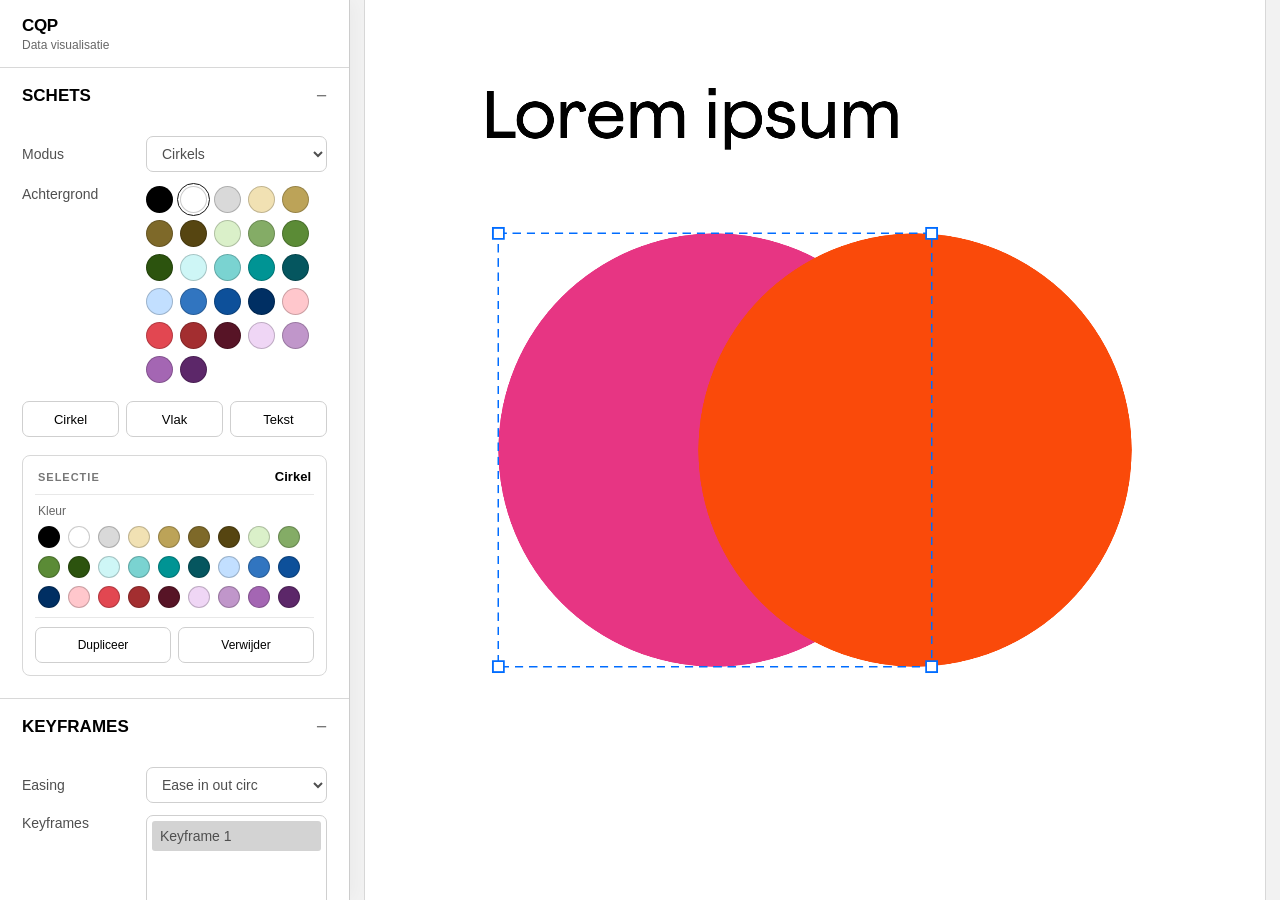
<file: data-visualisatie/index.html>
<!doctype html>
<html lang="nl">
  <head>
    <meta charset="UTF-8" />
    <meta name="viewport" content="width=device-width, initial-scale=1" />
    <meta name="description" content="Een compacte ontwerptool voor geanimeerde CQP-visualisaties." />
    <title>CQP Data Visualisatie</title>
    <link rel="stylesheet" href="style.css" />
  </head>
  <body>
    <div class="app-shell">
      <aside class="panel" aria-label="Controlepaneel">
        <header class="brandbar">
          <div>
            <strong>CQP</strong>
            <span>Data visualisatie</span>
          </div>
        </header>

        <section class="panel-section" data-section="sketch">
          <button class="section-heading" type="button" aria-expanded="true">
            <span>Schets</span><span class="collapse-symbol">−</span>
          </button>
          <div class="section-content">
            <label class="control-row" for="mode-select">
              <span>Modus</span>
              <select id="mode-select">
                <option value="circles">Cirkels</option>
                <option value="grid">Grid</option>
              </select>
            </label>

            <div class="control-row control-row-start">
              <span>Achtergrond</span>
              <div id="background-swatches" class="swatches" aria-label="Achtergrondkleur"></div>
            </div>

            <div id="freeform-tools" class="tool-grid" aria-label="Element toevoegen">
              <button id="add-circle" type="button">Cirkel</button>
              <button id="add-rect" type="button">Vlak</button>
              <button id="add-text" type="button">Tekst</button>
            </div>

            <div id="grid-tools" class="grid-tools" hidden>
              <span>Verdeel geselecteerd vlak</span>
              <div class="split-actions">
                <button id="split-horizontal" type="button">Horizontaal</button>
                <button id="split-vertical" type="button">Verticaal</button>
              </div>
              <button id="merge-cell" type="button">Samenvoegen</button>
              <p>Alles snapt op hetzelfde onzichtbare raster van 20 px.</p>
            </div>

            <div id="context-menu" class="selection-panel" hidden>
              <div class="context-heading"><span>SELECTIE</span><strong id="context-label">Selectie</strong></div>
              <button id="context-edit-text" class="context-wide" type="button" hidden>Tekst bewerken</button>
              <div class="context-group">
                <span>Kleur</span>
                <div id="context-swatches" class="swatches context-swatches" aria-label="Elementkleur"></div>
              </div>
              <div id="context-text-controls" hidden>
                <label class="context-select" for="context-font-size">
                  <span>Tekstgrootte</span>
                  <select id="context-font-size">
                    <option value="40">40</option>
                    <option value="80">80</option>
                    <option value="160">160</option>
                    <option value="240">240</option>
                  </select>
                </label>
                <div class="context-align">
                  <span>Uitlijning</span>
                  <div id="context-text-align" class="alignment-buttons" aria-label="Horizontale tekstuitlijning">
                    <button type="button" data-value="left" aria-label="Links" title="Links">
                      <span class="align-icon horizontal left"><i></i><i></i><i></i></span>
                    </button>
                    <button type="button" data-value="center" aria-label="Midden" title="Midden">
                      <span class="align-icon horizontal center"><i></i><i></i><i></i></span>
                    </button>
                    <button type="button" data-value="right" aria-label="Rechts" title="Rechts">
                      <span class="align-icon horizontal right"><i></i><i></i><i></i></span>
                    </button>
                  </div>
                </div>
                <div class="context-align">
                  <span>Verticaal</span>
                  <div id="context-text-vertical-align" class="alignment-buttons" aria-label="Verticale tekstuitlijning">
                    <button type="button" data-value="top" aria-label="Boven" title="Boven">
                      <span class="align-icon vertical top"><i></i><i></i><i></i></span>
                    </button>
                    <button type="button" data-value="middle" aria-label="Midden" title="Midden">
                      <span class="align-icon vertical middle"><i></i><i></i><i></i></span>
                    </button>
                    <button type="button" data-value="bottom" aria-label="Onder" title="Onder">
                      <span class="align-icon vertical bottom"><i></i><i></i><i></i></span>
                    </button>
                  </div>
                </div>
                <label class="context-rotation" for="context-rotation-input">
                  <span>Rotatie</span>
                  <span class="rotation-input">
                    <input id="context-rotation-input" type="number" min="-180" max="180" step="10" value="0" />
                    <span>°</span>
                  </span>
                </label>
              </div>
              <div id="context-actions" class="context-actions">
                <button id="context-duplicate" type="button">Dupliceer</button>
                <button id="context-delete" type="button">Verwijder</button>
              </div>
            </div>

          </div>
        </section>

        <section class="panel-section" data-section="keyframes">
          <button class="section-heading" type="button" aria-expanded="true">
            <span>Keyframes</span><span class="collapse-symbol">−</span>
          </button>
          <div class="section-content">
            <label class="control-row" for="easing-select">
              <span>Easing</span>
              <select id="easing-select">
                <option value="easeInOutCirc">Ease in out circ</option>
                <option value="easeInOutCubic">Ease in out cubic</option>
                <option value="easeOutExpo">Ease out expo</option>
                <option value="linear">Linear</option>
              </select>
            </label>

            <div class="keyframe-row">
              <span>Keyframes</span>
              <div class="keyframe-stack">
                <div id="keyframe-list" class="keyframe-list" role="listbox" aria-label="Keyframes"></div>
                <div class="icon-actions">
                  <button id="add-keyframe" type="button" aria-label="Kopieer geselecteerd keyframe">+</button>
                  <button id="remove-keyframe" type="button" aria-label="Verwijder geselecteerd keyframe">−</button>
                </div>
              </div>
            </div>

            <label class="control-row" for="duration-input">
              <span>Lengte (ms)</span>
              <input id="duration-input" type="number" min="100" max="10000" step="100" value="800" />
            </label>
            <label class="control-row" for="loop-input">
              <span>Loop</span>
              <input id="loop-input" class="toggle-input" type="checkbox" />
            </label>
            <button id="play-button" class="wide-button" type="button">Play</button>
          </div>
        </section>

        <section class="panel-section" data-section="export">
          <button class="section-heading" type="button" aria-expanded="true">
            <span>Export</span><span class="collapse-symbol">−</span>
          </button>
          <div class="section-content">
            <label class="control-row" for="width-input">
              <span>Breedte</span>
              <input id="width-input" type="number" min="240" max="4096" step="10" value="1080" />
            </label>
            <label class="control-row" for="height-input">
              <span>Hoogte</span>
              <input id="height-input" type="number" min="240" max="4096" step="10" value="1080" />
            </label>
            <div class="export-actions">
              <button id="export-png" type="button">PNG</button>
              <button id="export-video" type="button">MP4</button>
            </div>
            <p id="export-status" class="status" role="status" aria-live="polite"></p>
          </div>
        </section>
      </aside>

      <main id="workspace" class="workspace">
        <div id="canvas-stage" class="canvas-stage">
          <canvas id="design-canvas" width="1080" height="1080" aria-label="Ontwerpcanvas"></canvas>
          <textarea id="inline-text-editor" class="inline-text-editor" aria-label="Tekst op canvas bewerken" hidden></textarea>
        </div>

      </main>
    </div>
    <script src="app.js"></script>
  </body>
</html>
</file>
<file: data-visualisatie/style.css>
@font-face {
  font-family: "Jokker";
  src: url("assets/fonts/JokkerTRIAL-Medium.woff2") format("woff2");
  font-style: normal;
  font-weight: 500;
  font-display: swap;
}

:root {
  color-scheme: light;
  font-family: Inter, ui-sans-serif, -apple-system, BlinkMacSystemFont, "Segoe UI", sans-serif;
  font-synthesis: none;
  --ink: #000000;
  --muted: #686868;
  --line: #d8d8d8;
  --soft-line: #ececec;
  --panel: #ffffff;
  --workspace: #f2f2f2;
  --active: #000000;
}

* { box-sizing: border-box; }
[hidden] { display: none !important; }

html, body { width: 100%; height: 100%; margin: 0; overflow: hidden; }

button, input, select { font: inherit; color: inherit; }

button, select, input {
  min-height: 36px;
  border: 1px solid #cfcfcf;
  border-radius: 7px;
  background: #fff;
}

button { cursor: pointer; }
button:hover:not(:disabled) { border-color: #777; }
button:focus-visible, input:focus-visible, select:focus-visible { outline: 2px solid #2774ff; outline-offset: 1px; }
button:disabled { cursor: not-allowed; opacity: .35; }

.app-shell { display: flex; width: 100%; height: 100%; background: var(--workspace); }

.panel {
  width: 350px;
  flex: 0 0 350px;
  height: 100%;
  overflow-y: auto;
  background: var(--panel);
  border-right: 1px solid #ccc;
  box-shadow: 3px 0 18px rgba(0,0,0,.04);
  z-index: 2;
}

.brandbar {
  display: flex;
  align-items: center;
  gap: 11px;
  min-height: 68px;
  padding: 14px 22px;
  border-bottom: 1px solid var(--line);
}

.brandbar strong { display: block; font-size: 17px; letter-spacing: -.02em; }
.brandbar span { display: block; margin-top: 2px; color: var(--muted); font-size: 12px; }

.brandmark { position: relative; width: 27px; height: 27px; }
.brandmark i { position: absolute; top: 5px; width: 18px; height: 18px; border-radius: 50%; }
.brandmark i:first-child { left: 0; background: #ef5da8; }
.brandmark i:last-child { right: 0; background: #f4c430; mix-blend-mode: multiply; }

.panel-section { border-bottom: 1px solid var(--line); }
.section-heading {
  display: flex;
  align-items: center;
  justify-content: space-between;
  width: 100%;
  min-height: 56px;
  padding: 0 22px;
  border: 0;
  border-radius: 0;
  background: transparent;
  font-size: 17px;
  font-weight: 760;
  text-align: left;
  text-transform: uppercase;
}
.section-heading:hover:not(:disabled) { border-color: transparent; background: #f5f5f5; }
.collapse-symbol { color: #777; font-size: 19px; font-weight: 500; }
.panel-section.collapsed .section-content { display: none; }

.section-content { padding: 2px 22px 22px; }
.control-row {
  display: grid;
  grid-template-columns: 112px minmax(0, 1fr);
  align-items: center;
  gap: 12px;
  margin: 10px 0;
  color: #4f4f4f;
  font-size: 14px;
}
.control-row-start { align-items: start; padding-top: 4px; }
.control-row select, .control-row input { width: 100%; padding: 0 11px; background: white; }
.control-row .toggle-input {
  position: relative;
  width: 38px;
  height: 22px;
  min-height: 22px;
  padding: 0;
  appearance: none;
  border: 1px solid #bdbdbd;
  border-radius: 999px;
  background: #dedede;
  cursor: pointer;
}
.control-row .toggle-input::after {
  content: "";
  position: absolute;
  top: 2px;
  left: 2px;
  width: 16px;
  height: 16px;
  border-radius: 50%;
  background: #fff;
  box-shadow: 0 1px 2px rgba(0,0,0,.18);
  transition: transform 120ms ease;
}
.control-row .toggle-input:checked { border-color: #000; background: #000; }
.control-row .toggle-input:checked::after { transform: translateX(16px); }

.swatches { display: flex; flex-wrap: wrap; gap: 7px; }
.swatch {
  position: relative;
  width: 27px;
  min-height: 27px;
  padding: 0;
  border-radius: 50%;
  border: 1px solid rgba(0,0,0,.2);
  background: var(--swatch);
}
.swatch[aria-pressed="true"]::after {
  content: "";
  position: absolute;
  inset: -4px;
  border: 1.5px solid #161616;
  border-radius: 50%;
}

.tool-grid, .export-actions { display: grid; grid-template-columns: repeat(3, 1fr); gap: 7px; margin: 18px 0; }
.tool-grid.two-tools { grid-template-columns: repeat(2, 1fr); }
.tool-grid button, .small-actions button, .export-actions button { font-size: 13px; }

.grid-tools { margin: 18px 0; padding: 13px; border: 1px solid var(--line); border-radius: 8px; }
.grid-tools > span { display: block; margin-bottom: 9px; color: #555; font-size: 13px; }
.split-actions { display: grid; grid-template-columns: 1fr 1fr; gap: 7px; }
.grid-tools button { width: 100%; margin-top: 7px; font-size: 13px; }
.split-actions button { margin-top: 0; }
.grid-tools p { margin: 10px 0 0; color: #777; font-size: 12px; line-height: 1.4; }

.keyframe-row { display: grid; grid-template-columns: 112px minmax(0, 1fr); gap: 12px; margin: 12px 0; color: #4f4f4f; font-size: 14px; }
.keyframe-list { min-height: 100px; max-height: 143px; overflow-y: auto; border: 1px solid #cfcfcf; border-radius: 7px; background: #fff; padding: 5px; }
.keyframe-item { display: block; width: 100%; min-height: 30px; padding: 4px 8px; border: 0; border-radius: 3px; text-align: left; background: transparent; }
.keyframe-item:hover:not(:disabled) { border-color: transparent; background: #efefef; }
.keyframe-item.selected { background: #d3d3d3; }
.icon-actions { display: flex; gap: 7px; margin-top: 7px; }
.icon-actions button { width: 48px; font-size: 20px; }
.wide-button { width: calc(100% - 124px); margin-left: 124px; }
.export-actions { grid-template-columns: 1fr 1fr; margin: 8px 0 0; }
.status { min-height: 17px; margin: 8px 0 0; color: #666; font-size: 12px; text-align: right; }

.workspace { position: relative; min-width: 0; flex: 1; overflow: hidden; background: var(--workspace); }
.canvas-stage { position: relative; width: 100%; height: 100%; min-width: 0; min-height: 0; display: flex; align-items: center; justify-content: center; overflow: hidden; padding: 0; background: var(--workspace); }
#design-canvas { display: block; flex: none; max-width: none; max-height: none; background: #fff; box-shadow: 0 0 0 1px #d8d8d8; touch-action: none; }

.selection-panel { margin-top: 18px; padding: 12px; border: 1px solid #d8d8d8; border-radius: 8px; background: #fff; }
.context-heading { display: flex; align-items: baseline; justify-content: space-between; gap: 10px; padding: 1px 3px 10px; }
.context-heading span { color: #777; font-size: 11px; font-weight: 700; letter-spacing: .09em; }
.context-heading strong { overflow: hidden; font-size: 13px; text-overflow: ellipsis; white-space: nowrap; }
.context-wide { width: 100%; margin-bottom: 9px; }
.context-group { padding: 9px 3px; border-top: 1px solid #e8e8e8; }
.context-group > span, .context-select > span, .context-align > span, .context-rotation > span:first-child { display: block; margin-bottom: 8px; color: #666; font-size: 12px; }
.context-swatches { gap: 8px; }
.context-swatches .swatch { width: 22px; min-height: 22px; }
.context-select, .context-align, .context-rotation { display: block; padding: 9px 3px; border-top: 1px solid #e8e8e8; }
.context-select select { width: 100%; padding: 0 9px; }
.alignment-buttons { display: grid; grid-template-columns: repeat(3, 1fr); }
.alignment-buttons button { display: flex; align-items: center; justify-content: center; min-height: 34px; padding: 0; border-radius: 0; }
.alignment-buttons button + button { margin-left: -1px; }
.alignment-buttons button:first-child { border-radius: 6px 0 0 6px; }
.alignment-buttons button:last-child { border-radius: 0 6px 6px 0; }
.alignment-buttons button[aria-pressed="true"] { position: relative; z-index: 1; border-color: #000; color: #fff; background: #000; }
.align-icon { display: flex; width: 18px; height: 18px; }
.align-icon i { display: block; height: 2px; border-radius: 2px; background: currentColor; }
.align-icon i:nth-child(1), .align-icon i:nth-child(3) { width: 15px; }
.align-icon i:nth-child(2) { width: 10px; }
.align-icon.horizontal { flex-direction: column; justify-content: center; gap: 3px; }
.align-icon.horizontal.left { align-items: flex-start; }
.align-icon.horizontal.center { align-items: center; }
.align-icon.horizontal.right { align-items: flex-end; }
.align-icon.vertical { flex-direction: column; align-items: center; gap: 2px; }
.align-icon.vertical.top { justify-content: flex-start; }
.align-icon.vertical.middle { justify-content: center; }
.align-icon.vertical.bottom { justify-content: flex-end; }
.rotation-input { position: relative; display: block; }
.rotation-input input { width: 100%; padding: 0 30px 0 10px; }
.rotation-input > span { position: absolute; top: 50%; right: 11px; color: #666; font-size: 13px; transform: translateY(-50%); pointer-events: none; }
.context-actions { display: grid; grid-template-columns: 1fr 1fr; gap: 7px; padding-top: 9px; border-top: 1px solid #e8e8e8; }
.selection-panel button { font-size: 12px; }

.inline-text-editor { position: absolute; z-index: 15; margin: 0; padding: 0; border: 2px solid #006cff; border-radius: 0; outline: 0; color: #000; background: rgba(255,255,255,.94); font-family: "Jokker", sans-serif; font-weight: 500; line-height: 1.12; resize: none; overflow: hidden; transform-origin: center; }

@media (max-width: 760px) {
  html, body { overflow: auto; }
  .app-shell { min-height: 100%; height: auto; flex-direction: column; }
  .panel { width: 100%; height: auto; flex-basis: auto; overflow: visible; border-right: 0; }
  .workspace { min-height: 75vh; }
}

@media (prefers-reduced-motion: reduce) { * { scroll-behavior: auto !important; } }
</file>
